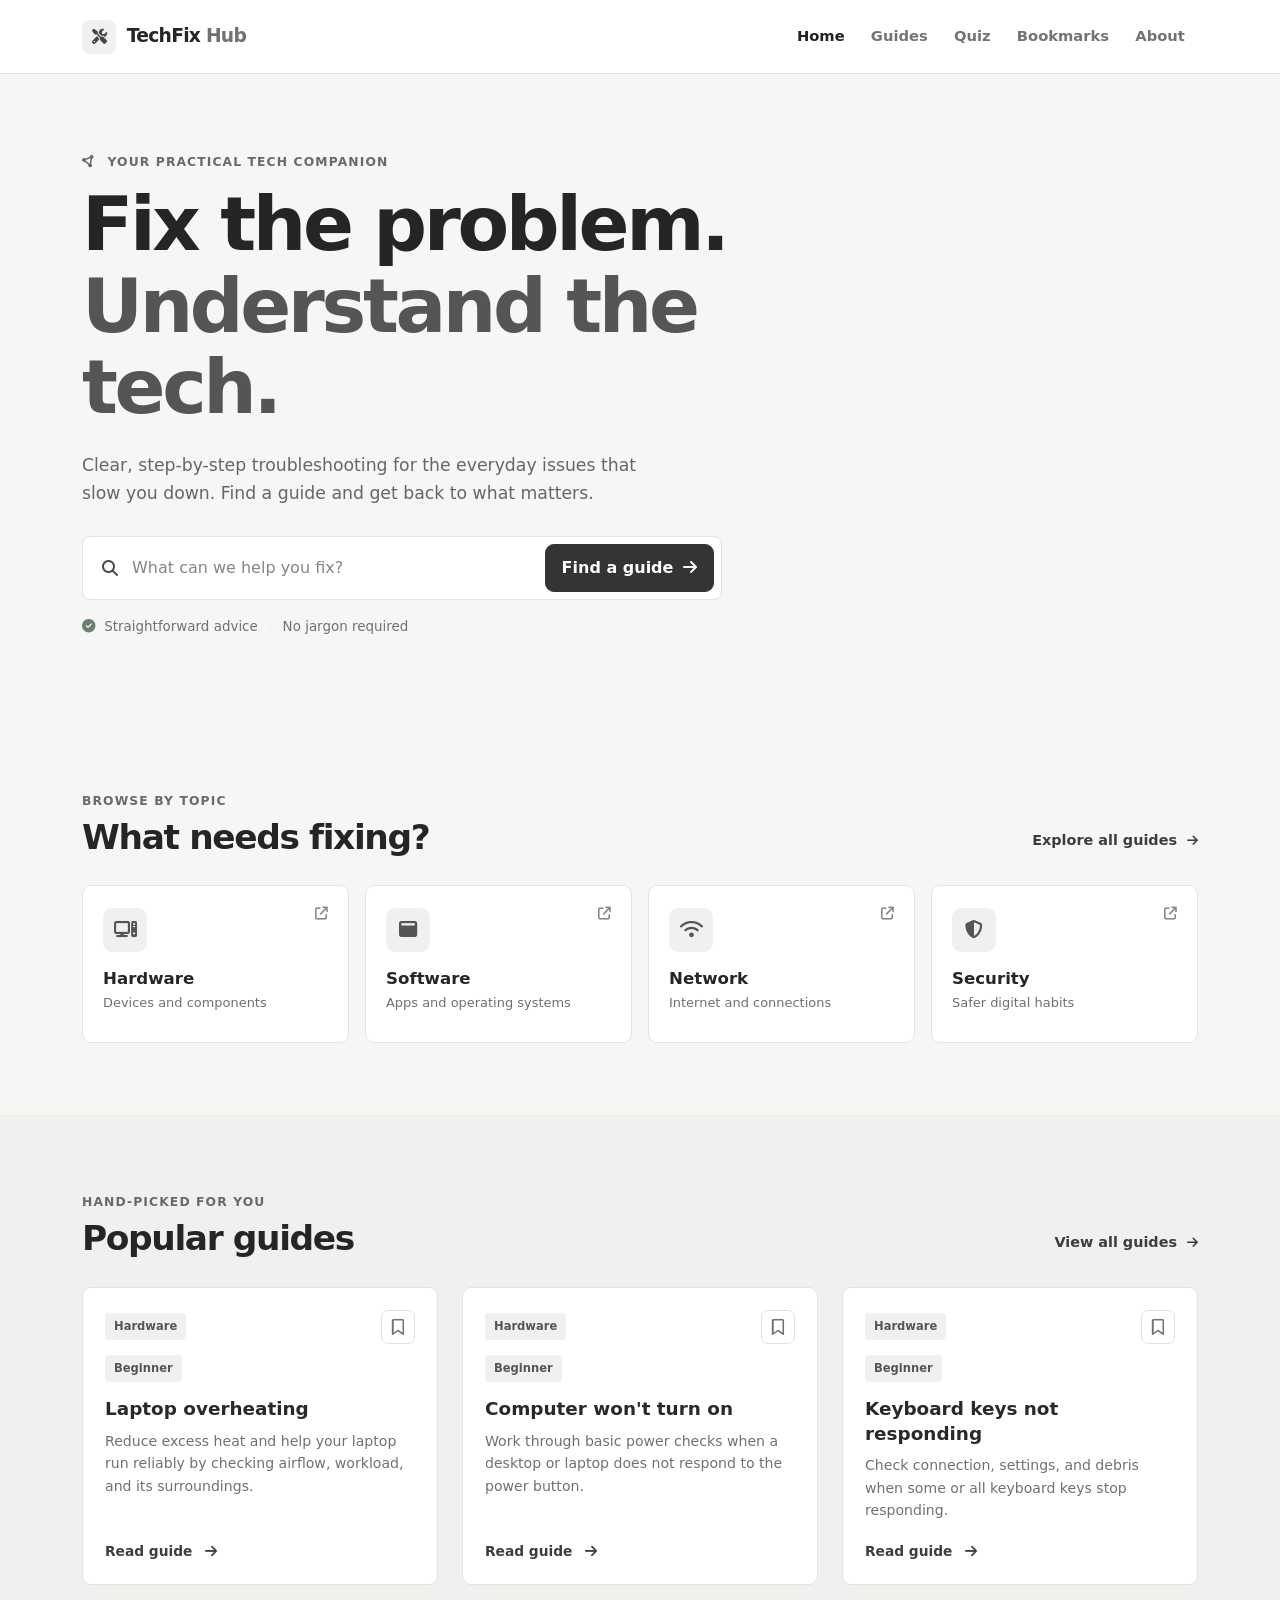
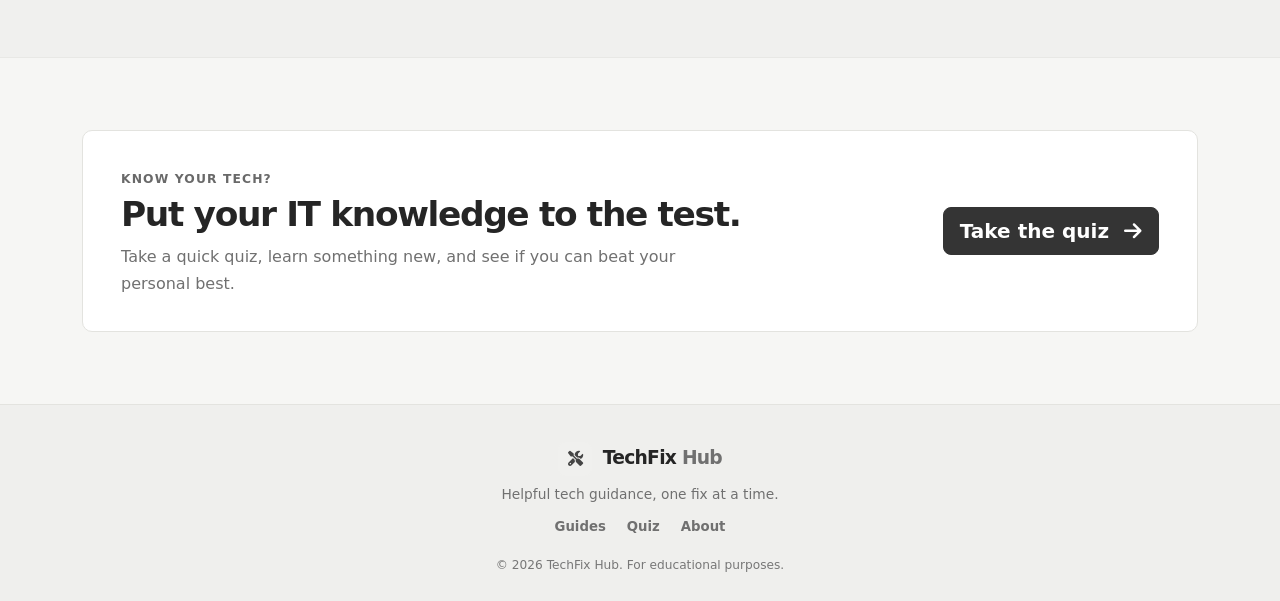
<file: index.html>
<!doctype html>
<html lang="en">
<head>
  <meta charset="utf-8">
  <meta name="viewport" content="width=device-width, initial-scale=1">
  <meta name="description" content="Practical, easy-to-follow IT troubleshooting guides for everyday technology problems.">
  <title>TechFix Hub | Troubleshooting, made clearer</title>
  <link href="https://cdn.jsdelivr.net/npm/bootstrap@5.3.3/dist/css/bootstrap.min.css" rel="stylesheet">
  <link rel="stylesheet" href="https://cdnjs.cloudflare.com/ajax/libs/font-awesome/6.5.2/css/all.min.css">
  <link rel="stylesheet" href="assets/css/style.css">
</head>
<body>
  <nav class="navbar navbar-expand-lg site-nav">
    <div class="container">
      <a class="navbar-brand" href="index.html"><span class="brand-mark"><i class="fa-solid fa-screwdriver-wrench"></i></span> TechFix <span>Hub</span></a>
      <button class="navbar-toggler" type="button" data-bs-toggle="collapse" data-bs-target="#mainNav" aria-controls="mainNav" aria-expanded="false" aria-label="Toggle navigation"><span class="navbar-toggler-icon"></span></button>
      <div class="collapse navbar-collapse" id="mainNav">
        <ul class="navbar-nav ms-auto align-items-lg-center">
          <li class="nav-item"><a class="nav-link" href="index.html">Home</a></li>
          <li class="nav-item"><a class="nav-link" href="guides.html">Guides</a></li>
          <li class="nav-item"><a class="nav-link" href="quiz.html">Quiz</a></li>
          <li class="nav-item"><a class="nav-link" href="bookmarks.html">Bookmarks <span class="bookmark-count" aria-label="Saved guide count">0</span></a></li>
          <li class="nav-item"><a class="nav-link" href="about.html">About</a></li>
        </ul>
      </div>
    </div>
  </nav>

  <main>
    <section class="hero-section">
      <div class="container">
        <div class="row align-items-center g-5">
          <div class="col-lg-9">
            <span class="eyebrow"><i class="fa-solid fa-circle-nodes"></i> Your practical tech companion</span>
            <h1 class="hero-title">Fix the problem.<br><span>Understand the tech.</span></h1>
            <p class="hero-copy">Clear, step-by-step troubleshooting for the everyday issues that slow you down. Find a guide and get back to what matters.</p>
            <form class="hero-search" action="guides.html" method="get" role="search">
              <i class="fa-solid fa-magnifying-glass" aria-hidden="true"></i>
              <label class="visually-hidden" for="home-search">Search troubleshooting guides</label>
              <input id="home-search" type="search" name="search" placeholder="What can we help you fix?" autocomplete="off">
              <button class="btn btn-primary" type="submit">Find a guide <i class="fa-solid fa-arrow-right ms-1"></i></button>
            </form>
            <div class="hero-note"><i class="fa-solid fa-check-circle"></i> Straightforward advice <span>·</span> No jargon required</div>
          </div>
        </div>
      </div>
    </section>

    <section class="section-pad">
      <div class="container">
        <div class="section-heading">
          <div><span class="eyebrow">Browse by topic</span><h2>What needs fixing?</h2></div>
          <a class="text-link" href="guides.html">Explore all guides <i class="fa-solid fa-arrow-right"></i></a>
        </div>
        <div class="row g-3">
          <div class="col-6 col-lg-3"><a class="category-card" href="guides.html?category=Hardware"><span class="category-icon hardware"><i class="fa-solid fa-computer"></i></span><h3>Hardware</h3><p>Devices and components</p><i class="fa-solid fa-arrow-up-right-from-square category-arrow"></i></a></div>
          <div class="col-6 col-lg-3"><a class="category-card" href="guides.html?category=Software"><span class="category-icon software"><i class="fa-solid fa-window-maximize"></i></span><h3>Software</h3><p>Apps and operating systems</p><i class="fa-solid fa-arrow-up-right-from-square category-arrow"></i></a></div>
          <div class="col-6 col-lg-3"><a class="category-card" href="guides.html?category=Network"><span class="category-icon network"><i class="fa-solid fa-wifi"></i></span><h3>Network</h3><p>Internet and connections</p><i class="fa-solid fa-arrow-up-right-from-square category-arrow"></i></a></div>
          <div class="col-6 col-lg-3"><a class="category-card" href="guides.html?category=Security"><span class="category-icon security"><i class="fa-solid fa-shield-halved"></i></span><h3>Security</h3><p>Safer digital habits</p><i class="fa-solid fa-arrow-up-right-from-square category-arrow"></i></a></div>
        </div>
      </div>
    </section>

    <section class="section-pad section-tint">
      <div class="container">
        <div class="section-heading">
          <div><span class="eyebrow">Hand-picked for you</span><h2>Popular guides</h2></div>
          <a class="text-link" href="guides.html">View all guides <i class="fa-solid fa-arrow-right"></i></a>
        </div>
        <div class="row g-4" id="featured-guides" aria-live="polite"></div>
      </div>
    </section>
    <section class="section-pad">
      <div class="container">
        <div class="cta-panel">
          <div><span class="eyebrow">Know your tech?</span><h2>Put your IT knowledge to the test.</h2><p>Take a quick quiz, learn something new, and see if you can beat your personal best.</p></div>
          <a class="btn btn-primary btn-lg" href="quiz.html">Take the quiz <i class="fa-solid fa-arrow-right ms-2"></i></a>
        </div>
      </div>
    </section>
  </main>
  <footer class="site-footer"><div class="container footer-inner"><a class="navbar-brand" href="index.html"><span class="brand-mark"><i class="fa-solid fa-screwdriver-wrench"></i></span> TechFix <span>Hub</span></a><p>Helpful tech guidance, one fix at a time.</p><div class="footer-links"><a href="guides.html">Guides</a><a href="quiz.html">Quiz</a><a href="about.html">About</a></div><small>© <span data-current-year></span> TechFix Hub. For educational purposes.</small></div></footer>
  <script src="https://cdn.jsdelivr.net/npm/bootstrap@5.3.3/dist/js/bootstrap.bundle.min.js"></script>
  <script src="assets/js/guides-data.js"></script><script src="assets/js/main.js"></script>
  <script>
    document.getElementById("featured-guides").innerHTML = GUIDES_DATA.slice(0, 3).map((guide) => createGuideCard(guide)).join("");
    document.addEventListener("click", handleBookmarkClick);
  </script>
</body>
</html>
</file>
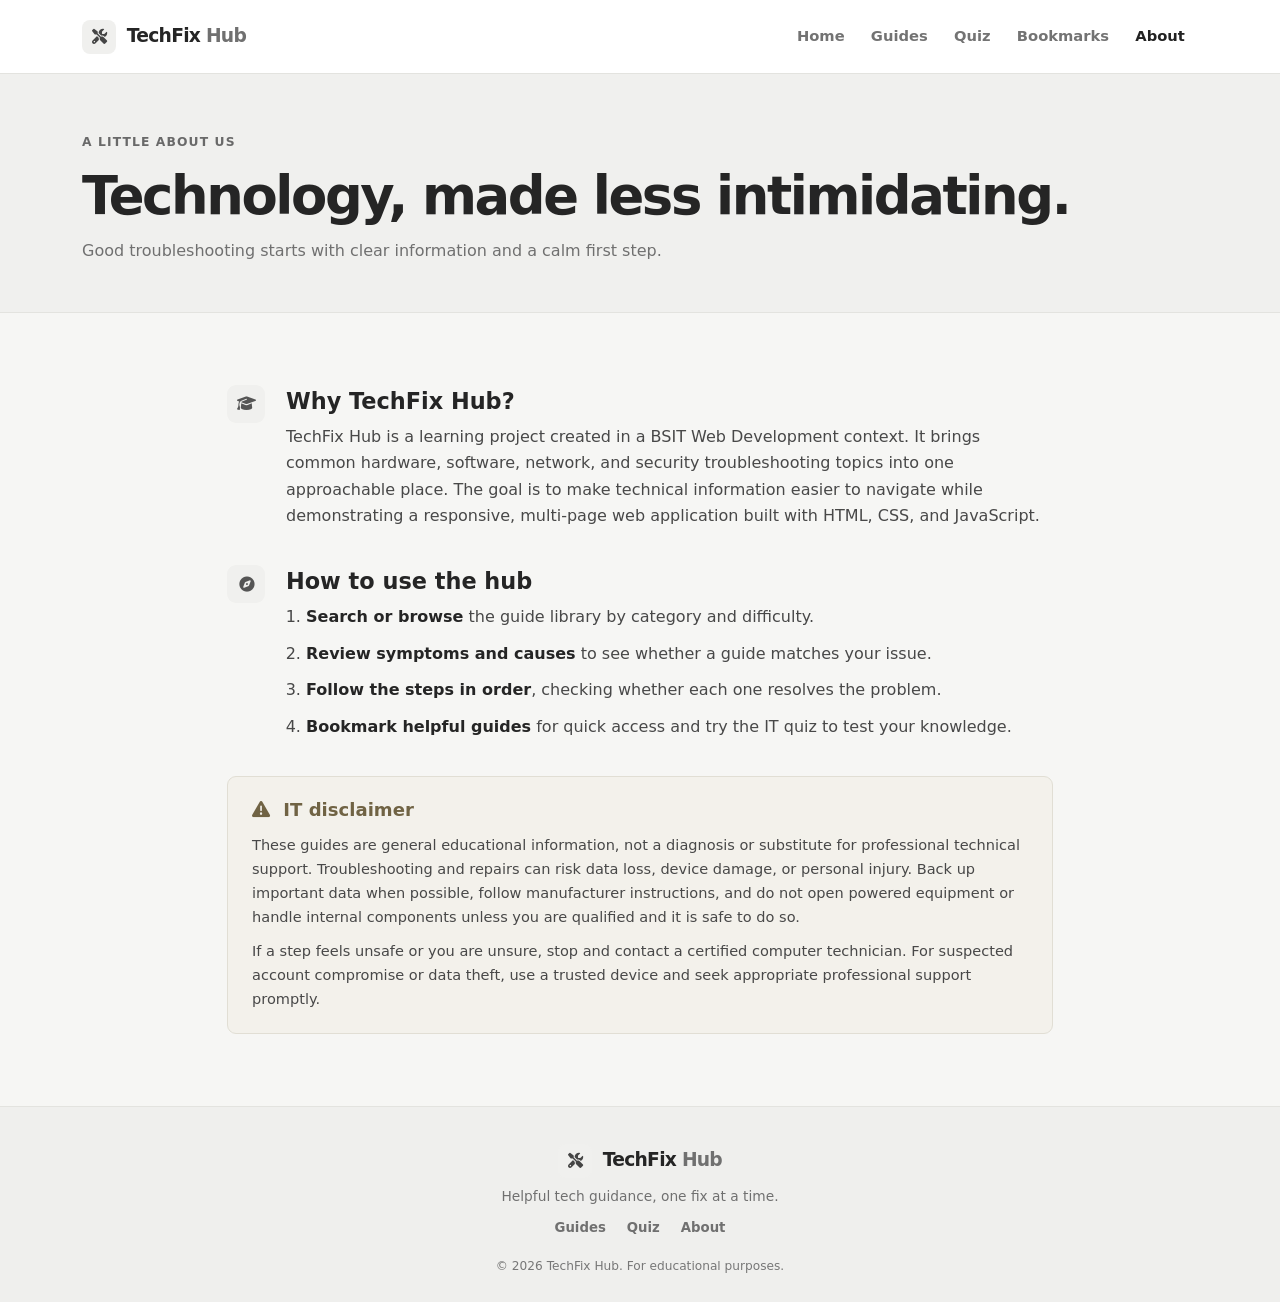
<file: about.html>
<!doctype html>
<html lang="en">
<head>
  <meta charset="utf-8"><meta name="viewport" content="width=device-width, initial-scale=1">
  <meta name="description" content="Learn about TechFix Hub, how to use its troubleshooting guides, and important safety information.">
  <title>About | TechFix Hub</title>
  <link href="https://cdn.jsdelivr.net/npm/bootstrap@5.3.3/dist/css/bootstrap.min.css" rel="stylesheet">
  <link rel="stylesheet" href="https://cdnjs.cloudflare.com/ajax/libs/font-awesome/6.5.2/css/all.min.css"><link rel="stylesheet" href="assets/css/style.css">
</head>
<body>
  <nav class="navbar navbar-expand-lg site-nav"><div class="container"><a class="navbar-brand" href="index.html"><span class="brand-mark"><i class="fa-solid fa-screwdriver-wrench"></i></span> TechFix <span>Hub</span></a><button class="navbar-toggler" type="button" data-bs-toggle="collapse" data-bs-target="#mainNav" aria-controls="mainNav" aria-expanded="false" aria-label="Toggle navigation"><span class="navbar-toggler-icon"></span></button><div class="collapse navbar-collapse" id="mainNav"><ul class="navbar-nav ms-auto align-items-lg-center"><li class="nav-item"><a class="nav-link" href="index.html">Home</a></li><li class="nav-item"><a class="nav-link" href="guides.html">Guides</a></li><li class="nav-item"><a class="nav-link" href="quiz.html">Quiz</a></li><li class="nav-item"><a class="nav-link" href="bookmarks.html">Bookmarks <span class="bookmark-count" aria-label="Saved guide count">0</span></a></li><li class="nav-item"><a class="nav-link" href="about.html">About</a></li></ul></div></div></nav>
  <main><section class="page-hero"><div class="container"><span class="eyebrow">A little about us</span><h1>Technology, made less intimidating.</h1><p>Good troubleshooting starts with clear information and a calm first step.</p></div></section>
    <section class="section-pad"><div class="container narrow-container">
      <article class="about-section"><span class="section-icon"><i class="fa-solid fa-graduation-cap"></i></span><div><h2>Why TechFix Hub?</h2><p>TechFix Hub is a learning project created in a BSIT Web Development context. It brings common hardware, software, network, and security troubleshooting topics into one approachable place. The goal is to make technical information easier to navigate while demonstrating a responsive, multi-page web application built with HTML, CSS, and JavaScript.</p></div></article>
      <article class="about-section"><span class="section-icon"><i class="fa-solid fa-compass"></i></span><div><h2>How to use the hub</h2><ol class="how-to-list"><li><strong>Search or browse</strong> the guide library by category and difficulty.</li><li><strong>Review symptoms and causes</strong> to see whether a guide matches your issue.</li><li><strong>Follow the steps in order</strong>, checking whether each one resolves the problem.</li><li><strong>Bookmark helpful guides</strong> for quick access and try the IT quiz to test your knowledge.</li></ol></div></article>
      <aside class="disclaimer-card"><h2><i class="fa-solid fa-triangle-exclamation"></i> IT disclaimer</h2><p>These guides are general educational information, not a diagnosis or substitute for professional technical support. Troubleshooting and repairs can risk data loss, device damage, or personal injury. Back up important data when possible, follow manufacturer instructions, and do not open powered equipment or handle internal components unless you are qualified and it is safe to do so.</p><p>If a step feels unsafe or you are unsure, stop and contact a certified computer technician. For suspected account compromise or data theft, use a trusted device and seek appropriate professional support promptly.</p></aside>
    </div></section>
  </main>
  <footer class="site-footer"><div class="container footer-inner"><a class="navbar-brand" href="index.html"><span class="brand-mark"><i class="fa-solid fa-screwdriver-wrench"></i></span> TechFix <span>Hub</span></a><p>Helpful tech guidance, one fix at a time.</p><div class="footer-links"><a href="guides.html">Guides</a><a href="quiz.html">Quiz</a><a href="about.html">About</a></div><small>© <span data-current-year></span> TechFix Hub. For educational purposes.</small></div></footer>
  <script src="https://cdn.jsdelivr.net/npm/bootstrap@5.3.3/dist/js/bootstrap.bundle.min.js"></script><script src="assets/js/main.js"></script>
</body>
</html>
</file>
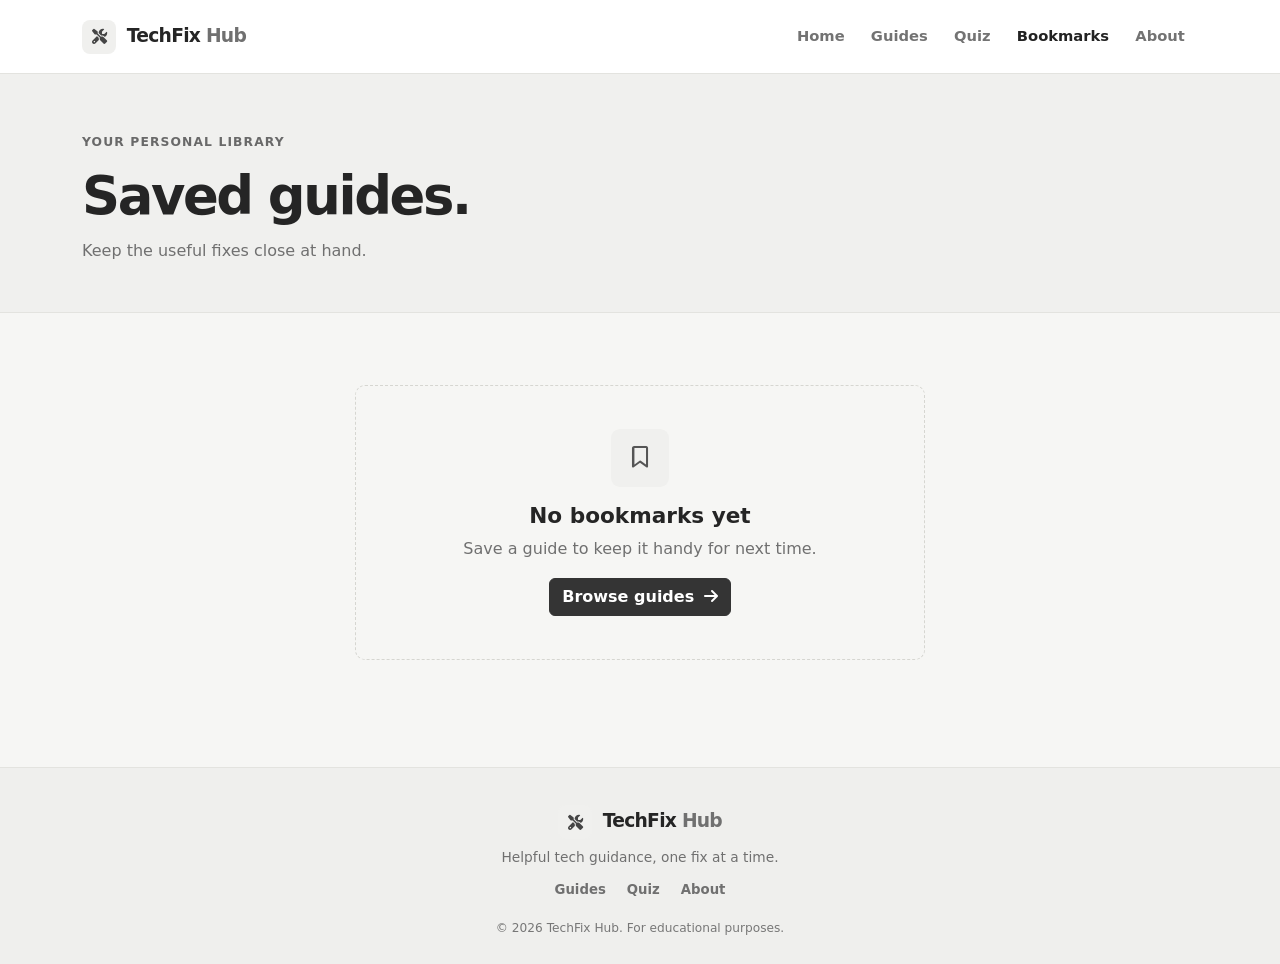
<file: bookmarks.html>
<!doctype html>
<html lang="en">
<head>
  <meta charset="utf-8"><meta name="viewport" content="width=device-width, initial-scale=1">
  <meta name="description" content="Your saved troubleshooting guides in one place.">
  <title>Bookmarks | TechFix Hub</title>
  <link href="https://cdn.jsdelivr.net/npm/bootstrap@5.3.3/dist/css/bootstrap.min.css" rel="stylesheet">
  <link rel="stylesheet" href="https://cdnjs.cloudflare.com/ajax/libs/font-awesome/6.5.2/css/all.min.css"><link rel="stylesheet" href="assets/css/style.css">
</head>
<body>
  <nav class="navbar navbar-expand-lg site-nav"><div class="container"><a class="navbar-brand" href="index.html"><span class="brand-mark"><i class="fa-solid fa-screwdriver-wrench"></i></span> TechFix <span>Hub</span></a><button class="navbar-toggler" type="button" data-bs-toggle="collapse" data-bs-target="#mainNav" aria-controls="mainNav" aria-expanded="false" aria-label="Toggle navigation"><span class="navbar-toggler-icon"></span></button><div class="collapse navbar-collapse" id="mainNav"><ul class="navbar-nav ms-auto align-items-lg-center"><li class="nav-item"><a class="nav-link" href="index.html">Home</a></li><li class="nav-item"><a class="nav-link" href="guides.html">Guides</a></li><li class="nav-item"><a class="nav-link" href="quiz.html">Quiz</a></li><li class="nav-item"><a class="nav-link" href="bookmarks.html">Bookmarks <span class="bookmark-count" aria-label="Saved guide count">0</span></a></li><li class="nav-item"><a class="nav-link" href="about.html">About</a></li></ul></div></div></nav>
  <main><section class="page-hero"><div class="container"><span class="eyebrow">Your personal library</span><h1>Saved guides.</h1><p>Keep the useful fixes close at hand.</p></div></section>
    <section class="section-pad pt-4"><div class="container"><p class="results-heading" id="bookmark-count-label" aria-live="polite"></p><div class="row g-4" id="bookmarks-grid"></div><div class="empty-state d-none" id="bookmarks-empty"><span class="empty-icon"><i class="fa-regular fa-bookmark"></i></span><h2>No bookmarks yet</h2><p>Save a guide to keep it handy for next time.</p><a class="btn btn-primary" href="guides.html">Browse guides <i class="fa-solid fa-arrow-right ms-1"></i></a></div></div></section>
  </main>
  <footer class="site-footer"><div class="container footer-inner"><a class="navbar-brand" href="index.html"><span class="brand-mark"><i class="fa-solid fa-screwdriver-wrench"></i></span> TechFix <span>Hub</span></a><p>Helpful tech guidance, one fix at a time.</p><div class="footer-links"><a href="guides.html">Guides</a><a href="quiz.html">Quiz</a><a href="about.html">About</a></div><small>© <span data-current-year></span> TechFix Hub. For educational purposes.</small></div></footer>
  <script src="https://cdn.jsdelivr.net/npm/bootstrap@5.3.3/dist/js/bootstrap.bundle.min.js"></script><script src="assets/js/guides-data.js"></script><script src="assets/js/main.js"></script><script src="assets/js/bookmarks.js"></script>
</body>
</html>
</file>
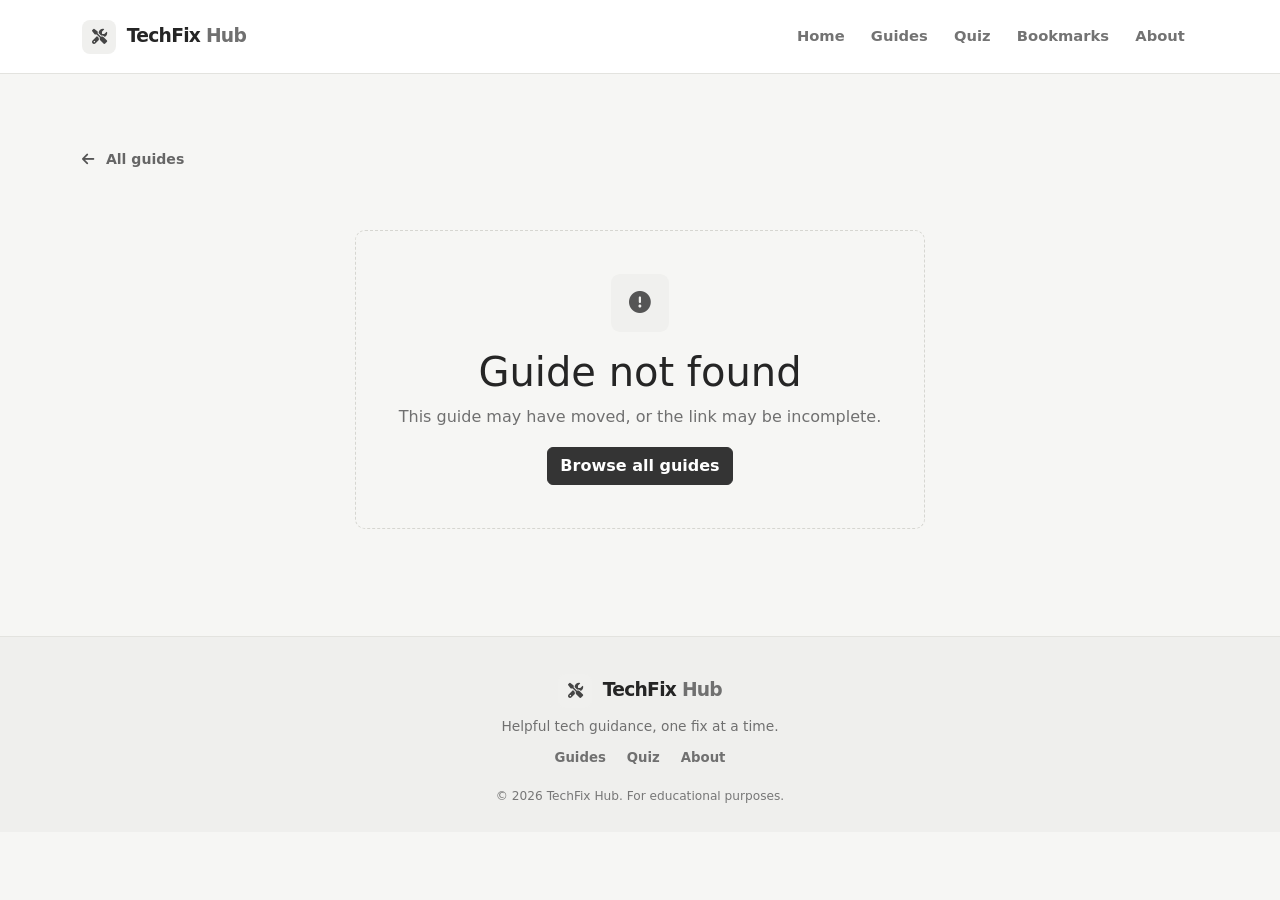
<file: guide-details.html>
<!doctype html>
<html lang="en">
<head>
  <meta charset="utf-8"><meta name="viewport" content="width=device-width, initial-scale=1">
  <meta name="description" content="Step-by-step troubleshooting guidance from TechFix Hub.">
  <title>Guide details | TechFix Hub</title>
  <link href="https://cdn.jsdelivr.net/npm/bootstrap@5.3.3/dist/css/bootstrap.min.css" rel="stylesheet">
  <link rel="stylesheet" href="https://cdnjs.cloudflare.com/ajax/libs/font-awesome/6.5.2/css/all.min.css"><link rel="stylesheet" href="assets/css/style.css">
</head>
<body>
  <nav class="navbar navbar-expand-lg site-nav"><div class="container"><a class="navbar-brand" href="index.html"><span class="brand-mark"><i class="fa-solid fa-screwdriver-wrench"></i></span> TechFix <span>Hub</span></a><button class="navbar-toggler" type="button" data-bs-toggle="collapse" data-bs-target="#mainNav" aria-controls="mainNav" aria-expanded="false" aria-label="Toggle navigation"><span class="navbar-toggler-icon"></span></button><div class="collapse navbar-collapse" id="mainNav"><ul class="navbar-nav ms-auto align-items-lg-center"><li class="nav-item"><a class="nav-link" href="index.html">Home</a></li><li class="nav-item"><a class="nav-link" href="guides.html">Guides</a></li><li class="nav-item"><a class="nav-link" href="quiz.html">Quiz</a></li><li class="nav-item"><a class="nav-link" href="bookmarks.html">Bookmarks <span class="bookmark-count" aria-label="Saved guide count">0</span></a></li><li class="nav-item"><a class="nav-link" href="about.html">About</a></li></ul></div></div></nav>
  <main class="section-pad"><div class="container">
    <a class="back-link" href="guides.html"><i class="fa-solid fa-arrow-left"></i> All guides</a>
    <div id="detail-content"></div>
    <div class="empty-state d-none" id="detail-error"><span class="empty-icon"><i class="fa-solid fa-circle-exclamation"></i></span><h1>Guide not found</h1><p>This guide may have moved, or the link may be incomplete.</p><a class="btn btn-primary" href="guides.html">Browse all guides</a></div>
  </div></main>
  <footer class="site-footer"><div class="container footer-inner"><a class="navbar-brand" href="index.html"><span class="brand-mark"><i class="fa-solid fa-screwdriver-wrench"></i></span> TechFix <span>Hub</span></a><p>Helpful tech guidance, one fix at a time.</p><div class="footer-links"><a href="guides.html">Guides</a><a href="quiz.html">Quiz</a><a href="about.html">About</a></div><small>© <span data-current-year></span> TechFix Hub. For educational purposes.</small></div></footer>
  <script src="https://cdn.jsdelivr.net/npm/bootstrap@5.3.3/dist/js/bootstrap.bundle.min.js"></script><script src="assets/js/guides-data.js"></script><script src="assets/js/main.js"></script>
  <script>
    const guide = GUIDES_DATA.find((item) => String(item.id) === new URLSearchParams(location.search).get("id"));
    const detailRoot = document.getElementById("detail-content");
    if (!guide) {
      document.getElementById("detail-error").classList.remove("d-none");
    } else {
      document.title = `${guide.title} | TechFix Hub`;
      detailRoot.innerHTML = `
        <header class="detail-header"><div><div class="badge-row"><span class="category-badge">${escapeHTML(guide.category)}</span><span class="difficulty-badge ${guide.difficulty.toLowerCase()}">${escapeHTML(guide.difficulty)}</span></div><h1>${escapeHTML(guide.title)}</h1><p>${escapeHTML(guide.summary)}</p></div><button id="detail-bookmark" class="btn btn-outline-light bookmark-action" type="button" aria-pressed="false"><i class="fa-regular fa-bookmark"></i> <span>Bookmark guide</span></button></header>
        <div class="detail-layout"><article class="detail-main">
          <section class="detail-section"><h2><span class="section-icon"><i class="fa-solid fa-stethoscope"></i></span> Symptoms</h2><ul class="check-list">${guide.symptoms.map((item) => `<li>${escapeHTML(item)}</li>`).join("")}</ul></section>
          <section class="detail-section"><h2><span class="section-icon"><i class="fa-solid fa-magnifying-glass-chart"></i></span> Possible causes</h2><ul class="check-list">${guide.causes.map((item) => `<li>${escapeHTML(item)}</li>`).join("")}</ul></section>
          <section class="detail-section"><h2><span class="section-icon"><i class="fa-solid fa-list-ol"></i></span> Step-by-step instructions</h2><ol class="step-list">${guide.steps.map((item) => `<li>${escapeHTML(item)}</li>`).join("")}</ol></section>
        </article><aside class="warning-card"><h2><i class="fa-solid fa-triangle-exclamation"></i> Safety first</h2><ul>${guide.warnings.map((item) => `<li>${escapeHTML(item)}</li>`).join("")}</ul><p class="small-muted">Stop if you are unsure. A certified technician can help with complex repairs.</p></aside></div>`;
      const bookmarkButton = document.getElementById("detail-bookmark");
      const refreshButton = () => {
        const saved = isGuideBookmarked(guide.id);
        bookmarkButton.setAttribute("aria-pressed", String(saved));
        bookmarkButton.innerHTML = `<i class="fa-${saved ? "solid" : "regular"} fa-bookmark"></i> <span>${saved ? "Bookmarked" : "Bookmark guide"}</span>`;
      };
      refreshButton();
      bookmarkButton.addEventListener("click", () => { toggleGuideBookmark(guide.id); refreshButton(); });
    }
  </script>
</body>
</html>
</file>
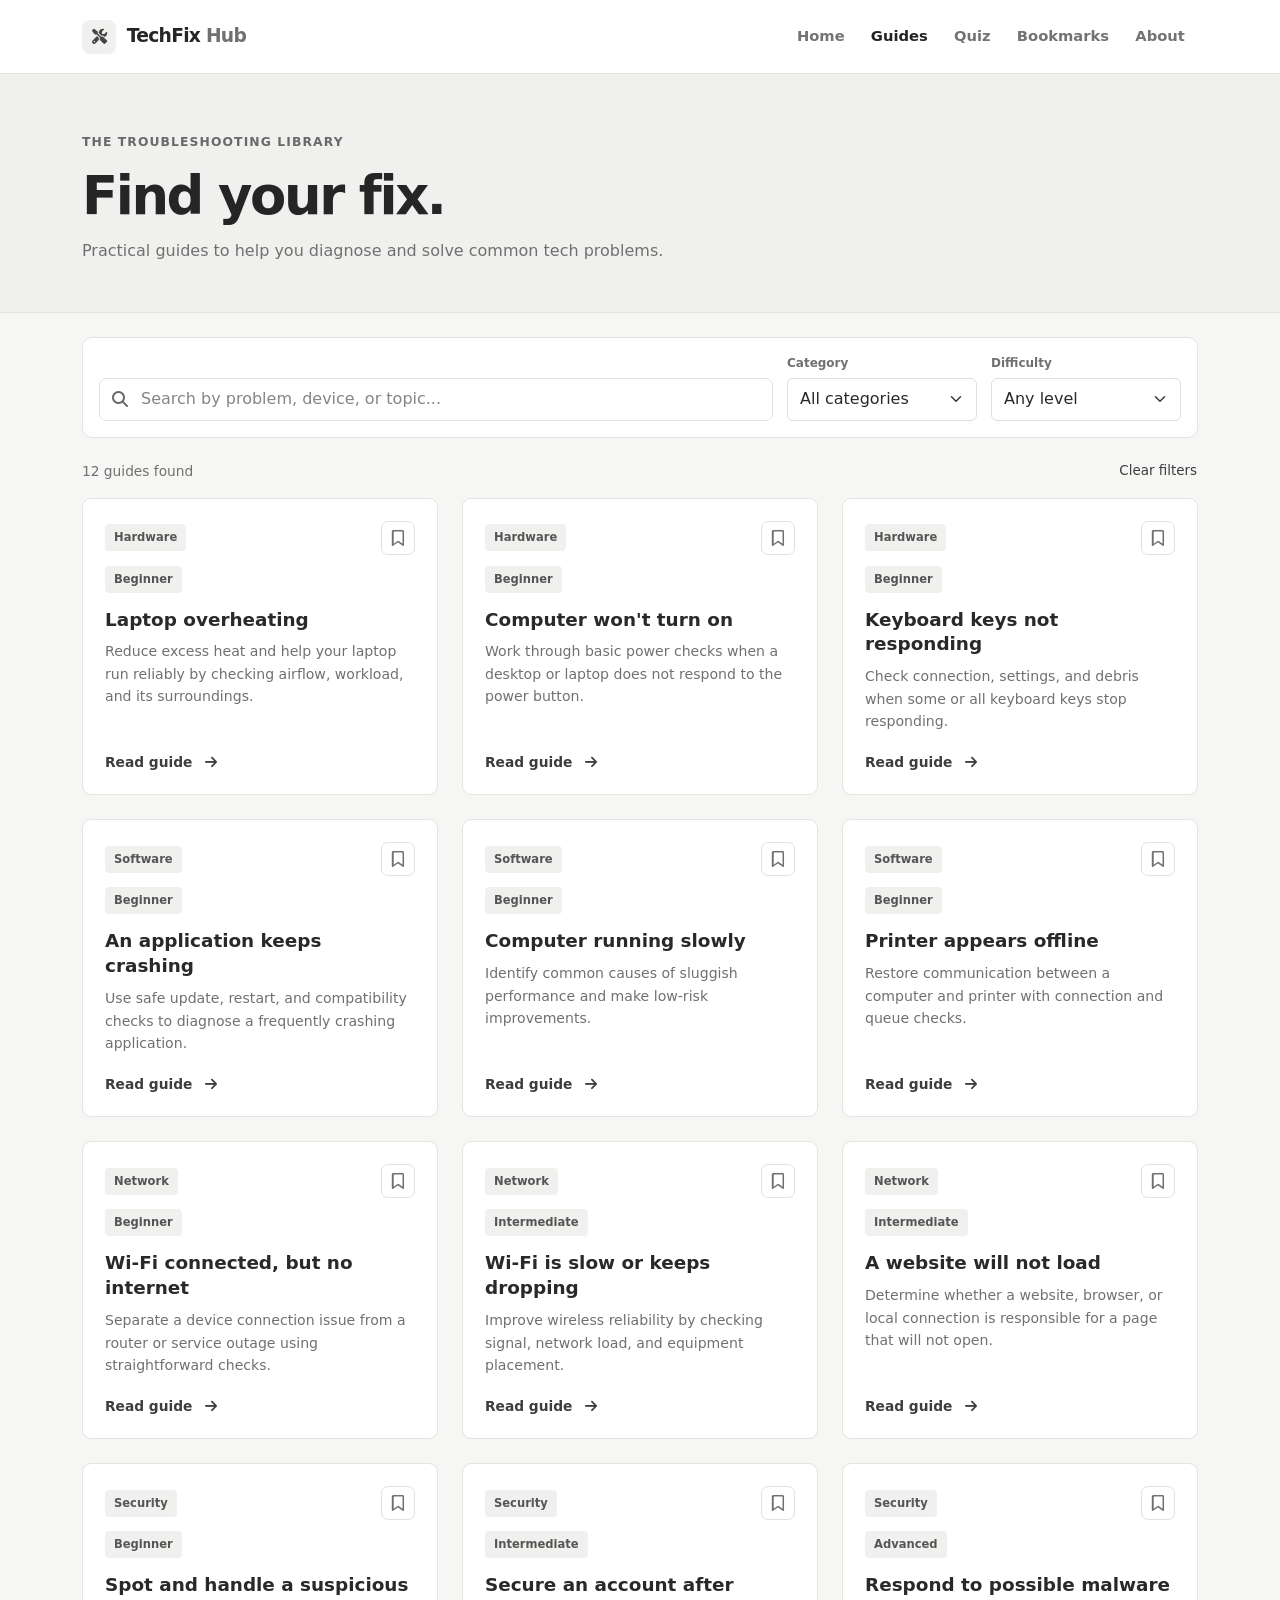
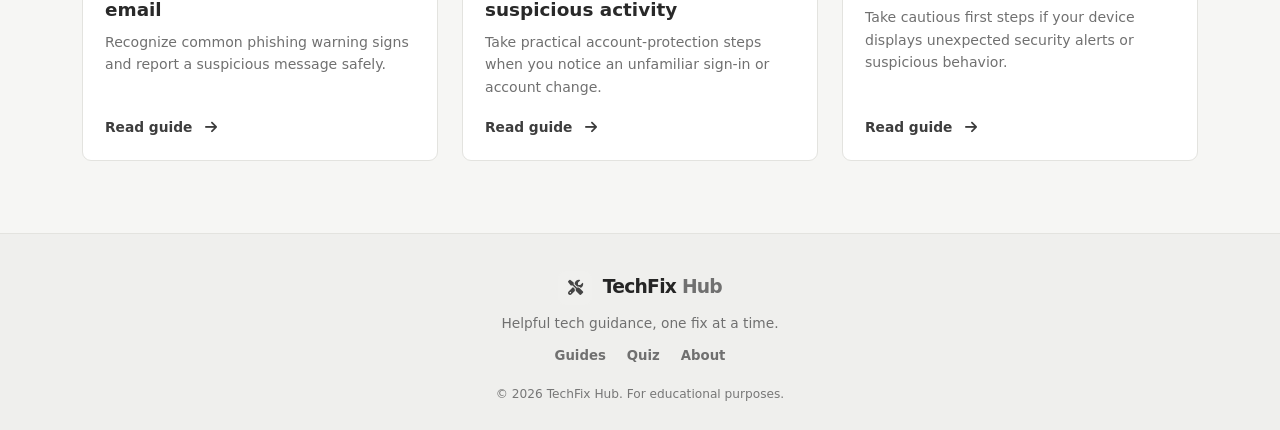
<file: guides.html>
<!doctype html>
<html lang="en">
<head>
  <meta charset="utf-8"><meta name="viewport" content="width=device-width, initial-scale=1">
  <meta name="description" content="Search practical troubleshooting guides for hardware, software, network, and security issues.">
  <title>Guides | TechFix Hub</title>
  <link href="https://cdn.jsdelivr.net/npm/bootstrap@5.3.3/dist/css/bootstrap.min.css" rel="stylesheet">
  <link rel="stylesheet" href="https://cdnjs.cloudflare.com/ajax/libs/font-awesome/6.5.2/css/all.min.css"><link rel="stylesheet" href="assets/css/style.css">
</head>
<body>
  <nav class="navbar navbar-expand-lg site-nav"><div class="container"><a class="navbar-brand" href="index.html"><span class="brand-mark"><i class="fa-solid fa-screwdriver-wrench"></i></span> TechFix <span>Hub</span></a><button class="navbar-toggler" type="button" data-bs-toggle="collapse" data-bs-target="#mainNav" aria-controls="mainNav" aria-expanded="false" aria-label="Toggle navigation"><span class="navbar-toggler-icon"></span></button><div class="collapse navbar-collapse" id="mainNav"><ul class="navbar-nav ms-auto align-items-lg-center"><li class="nav-item"><a class="nav-link" href="index.html">Home</a></li><li class="nav-item"><a class="nav-link" href="guides.html">Guides</a></li><li class="nav-item"><a class="nav-link" href="quiz.html">Quiz</a></li><li class="nav-item"><a class="nav-link" href="bookmarks.html">Bookmarks <span class="bookmark-count" aria-label="Saved guide count">0</span></a></li><li class="nav-item"><a class="nav-link" href="about.html">About</a></li></ul></div></div></nav>
  <main>
    <section class="page-hero"><div class="container"><span class="eyebrow">The troubleshooting library</span><h1>Find your fix.</h1><p>Practical guides to help you diagnose and solve common tech problems.</p></div></section>
    <section class="section-pad pt-4"><div class="container">
      <div class="filter-panel">
        <div class="filter-search"><i class="fa-solid fa-magnifying-glass" aria-hidden="true"></i><label class="visually-hidden" for="guide-search">Search guides</label><input id="guide-search" type="search" placeholder="Search by problem, device, or topic..."></div>
        <div class="filter-select"><label for="category-filter">Category</label><select id="category-filter" class="form-select"><option value="">All categories</option><option>Hardware</option><option>Software</option><option>Network</option><option>Security</option></select></div>
        <div class="filter-select"><label for="difficulty-filter">Difficulty</label><select id="difficulty-filter" class="form-select"><option value="">Any level</option><option>Beginner</option><option>Intermediate</option><option>Advanced</option></select></div>
      </div>
      <div class="results-heading"><p id="result-count" aria-live="polite"></p><button class="btn btn-link p-0" id="clear-filters" type="button">Clear filters</button></div>
      <div class="row g-4" id="guides-grid" aria-live="polite"></div>
      <div class="empty-state d-none" id="guides-empty"><span class="empty-icon"><i class="fa-solid fa-magnifying-glass"></i></span><h2>No guides found</h2><p>No guides found matching your search. Try another keyword or clear the filters.</p><button class="btn btn-outline-light" id="empty-clear" type="button">Clear filters</button></div>
    </div></section>
  </main>
  <footer class="site-footer"><div class="container footer-inner"><a class="navbar-brand" href="index.html"><span class="brand-mark"><i class="fa-solid fa-screwdriver-wrench"></i></span> TechFix <span>Hub</span></a><p>Helpful tech guidance, one fix at a time.</p><div class="footer-links"><a href="guides.html">Guides</a><a href="quiz.html">Quiz</a><a href="about.html">About</a></div><small>© <span data-current-year></span> TechFix Hub. For educational purposes.</small></div></footer>
  <script src="https://cdn.jsdelivr.net/npm/bootstrap@5.3.3/dist/js/bootstrap.bundle.min.js"></script><script src="assets/js/guides-data.js"></script><script src="assets/js/main.js"></script><script src="assets/js/guides.js"></script>
</body>
</html>
</file>
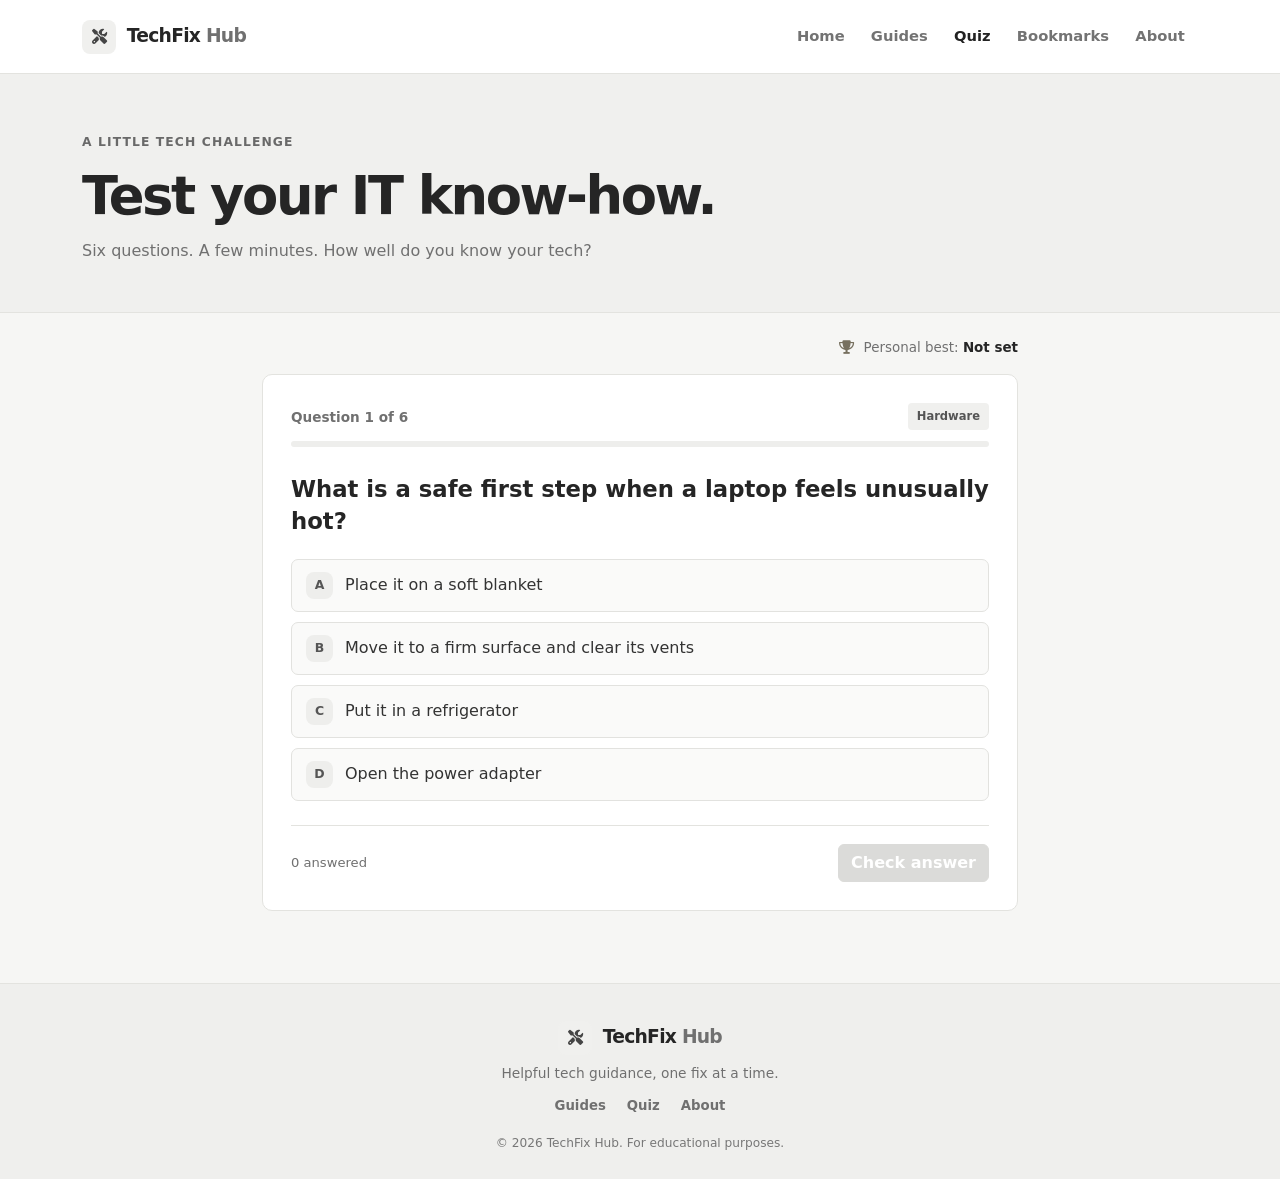
<file: quiz.html>
<!doctype html>
<html lang="en">
<head>
  <meta charset="utf-8"><meta name="viewport" content="width=device-width, initial-scale=1">
  <meta name="description" content="Test your practical IT troubleshooting knowledge with the TechFix Hub quiz.">
  <title>IT Quiz | TechFix Hub</title>
  <link href="https://cdn.jsdelivr.net/npm/bootstrap@5.3.3/dist/css/bootstrap.min.css" rel="stylesheet">
  <link rel="stylesheet" href="https://cdnjs.cloudflare.com/ajax/libs/font-awesome/6.5.2/css/all.min.css"><link rel="stylesheet" href="assets/css/style.css">
</head>
<body>
  <nav class="navbar navbar-expand-lg site-nav"><div class="container"><a class="navbar-brand" href="index.html"><span class="brand-mark"><i class="fa-solid fa-screwdriver-wrench"></i></span> TechFix <span>Hub</span></a><button class="navbar-toggler" type="button" data-bs-toggle="collapse" data-bs-target="#mainNav" aria-controls="mainNav" aria-expanded="false" aria-label="Toggle navigation"><span class="navbar-toggler-icon"></span></button><div class="collapse navbar-collapse" id="mainNav"><ul class="navbar-nav ms-auto align-items-lg-center"><li class="nav-item"><a class="nav-link" href="index.html">Home</a></li><li class="nav-item"><a class="nav-link" href="guides.html">Guides</a></li><li class="nav-item"><a class="nav-link" href="quiz.html">Quiz</a></li><li class="nav-item"><a class="nav-link" href="bookmarks.html">Bookmarks <span class="bookmark-count" aria-label="Saved guide count">0</span></a></li><li class="nav-item"><a class="nav-link" href="about.html">About</a></li></ul></div></div></nav>
  <main><section class="page-hero"><div class="container"><span class="eyebrow">A little tech challenge</span><h1>Test your IT know-how.</h1><p>Six questions. A few minutes. How well do you know your tech?</p></div></section>
    <section class="section-pad pt-4"><div class="container quiz-container">
      <div class="quiz-best"><i class="fa-solid fa-trophy"></i> Personal best: <strong id="personal-best">Not set</strong></div>
      <section class="quiz-card" id="quiz-card" aria-live="polite"><div class="quiz-topline"><span id="question-counter">Question 1 of 6</span><span id="question-category" class="category-badge">Hardware</span></div><div class="progress quiz-progress" role="progressbar" aria-label="Quiz progress" aria-valuemin="0" aria-valuemax="100"><div class="progress-bar" id="quiz-progress"></div></div><h2 id="question-text"></h2><div class="answer-list" id="answer-list"></div><div class="feedback-box d-none" id="answer-feedback" role="status"></div><div class="quiz-footer"><span id="answered-count">0 answered</span><button class="btn btn-primary" id="next-question" type="button" disabled>Check answer</button></div></section>
      <section class="quiz-card quiz-results d-none" id="quiz-results" aria-live="polite"><span class="result-trophy"><i class="fa-solid fa-award"></i></span><span class="eyebrow">Quiz complete</span><h2 id="result-title">Nice work!</h2><p class="result-score"><strong id="score-number">0 / 6</strong><span id="score-percent">0%</span></p><p id="result-message"></p><div class="result-rank" id="result-rank"></div><button class="btn btn-primary btn-lg mt-3" id="retry-quiz" type="button"><i class="fa-solid fa-rotate-right me-2"></i>Retry quiz</button></section>
    </div></section>
  </main>
  <footer class="site-footer"><div class="container footer-inner"><a class="navbar-brand" href="index.html"><span class="brand-mark"><i class="fa-solid fa-screwdriver-wrench"></i></span> TechFix <span>Hub</span></a><p>Helpful tech guidance, one fix at a time.</p><div class="footer-links"><a href="guides.html">Guides</a><a href="quiz.html">Quiz</a><a href="about.html">About</a></div><small>© <span data-current-year></span> TechFix Hub. For educational purposes.</small></div></footer>
  <script src="https://cdn.jsdelivr.net/npm/bootstrap@5.3.3/dist/js/bootstrap.bundle.min.js"></script><script src="assets/js/main.js"></script><script src="assets/js/quiz.js"></script>
</body>
</html>
</file>
<file: assets/css/style.css>
:root {
  --bg: #f6f6f4;
  --surface: #ffffff;
  --surface-raised: #f0f0ee;
  --accent: #454545;
  --accent-hover: #222222;
  --text: #252525;
  --muted: #707070;
  --border: #e3e3df;
  --green: #438061;
  --red: #ad5555;
  --warning: #806b3c;
}

* { box-sizing: border-box; }
html { scroll-behavior: smooth; }
body { margin: 0; background: var(--bg); color: var(--text); font-family: Inter, ui-sans-serif, system-ui, -apple-system, BlinkMacSystemFont, "Segoe UI", sans-serif; line-height: 1.65; }
a { color: var(--accent); text-decoration: none; }
a:hover { color: var(--accent-hover); }
button, input, select { font: inherit; }
.site-nav { min-height: 74px; background: rgba(15, 23, 42, .96); border-bottom: 1px solid rgba(51, 65, 85, .75); }
.navbar-brand { color: var(--text); font-size: 1.17rem; font-weight: 800; letter-spacing: -.04em; }
.navbar-brand:hover { color: var(--text); }
.navbar-brand > span:last-child { color: var(--accent); }
.brand-mark { display: inline-grid; place-items: center; width: 34px; height: 34px; margin-right: 5px; border-radius: 10px; background: rgba(56, 189, 248, .13); color: var(--accent); font-size: .95rem; }
.navbar-toggler { border-color: var(--border); }
.navbar-toggler:focus { box-shadow: 0 0 0 .2rem rgba(56, 189, 248, .22); }
.navbar-toggler-icon { filter: invert(1); }
.site-nav .nav-link { padding: .65rem .82rem !important; color: var(--muted); font-size: .92rem; font-weight: 600; }
.site-nav .nav-link:hover, .site-nav .nav-link.active { color: var(--text); }
.bookmark-count { display: inline-grid; place-items: center; min-width: 19px; height: 19px; padding: 0 5px; margin-left: 3px; border-radius: 99px; background: rgba(56, 189, 248, .16); color: var(--accent); font-size: .7rem; font-weight: 800; }
.hero-section { position: relative; overflow: hidden; padding: 92px 0 100px; background: radial-gradient(ellipse at 84% 55%, rgba(14, 116, 144, .18), transparent 36%), linear-gradient(135deg, #101a30 0%, var(--bg) 58%); }
.eyebrow { display: inline-block; margin-bottom: 12px; color: var(--accent); font-size: .77rem; font-weight: 800; letter-spacing: .13em; text-transform: uppercase; }
.hero-section .eyebrow i { margin-right: 7px; }
.hero-title { margin: 0; font-size: clamp(2.8rem, 6vw, 4.7rem); font-weight: 850; letter-spacing: -.065em; line-height: 1.08; }
.hero-title span { color: var(--accent); }
.hero-copy { max-width: 580px; margin: 23px 0 28px; color: var(--muted); font-size: 1.08rem; }
.hero-search { display: flex; align-items: center; gap: 12px; max-width: 640px; padding: 7px; border: 1px solid var(--border); border-radius: 13px; background: var(--surface); box-shadow: 0 18px 55px rgba(0, 0, 0, .18); }
.hero-search > i { margin-left: 12px; color: var(--muted); }
.hero-search input, .filter-search input { width: 100%; min-width: 0; border: 0; outline: 0; background: transparent; color: var(--text); }
.hero-search input::placeholder, .filter-search input::placeholder { color: #718096; }
.btn-primary { border: 1px solid var(--accent); background: var(--accent); color: #082032; font-weight: 750; }
.btn-primary:hover, .btn-primary:focus { border-color: var(--accent-hover); background: var(--accent-hover); color: #082032; }
.hero-search .btn { flex-shrink: 0; padding: .7rem 1rem; border-radius: 9px; }
.hero-note { margin-top: 16px; color: var(--muted); font-size: .84rem; }
.hero-note i { margin-right: 5px; color: var(--green); }
.hero-note span { padding: 0 6px; color: var(--border); }
.hero-art { position: relative; display: grid; place-items: center; min-height: 340px; }
.art-orbit { position: absolute; width: 300px; height: 300px; border: 1px solid rgba(56, 189, 248, .15); border-radius: 50%; }
.orbit-two { width: 230px; height: 230px; border-color: rgba(56, 189, 248, .23); }
.art-core { z-index: 1; display: grid; place-items: center; width: 126px; height: 126px; border: 1px solid rgba(56, 189, 248, .45); border-radius: 34px; background: linear-gradient(145deg, #1e3a50, #18283b); box-shadow: 0 0 75px rgba(56, 189, 248, .18); color: var(--accent); font-size: 3.2rem; transform: rotate(-8deg); }
.art-chip { position: absolute; z-index: 2; display: grid; place-items: center; width: 50px; height: 50px; border: 1px solid var(--border); border-radius: 16px; background: var(--surface); color: var(--accent); font-size: 1.15rem; box-shadow: 0 10px 35px rgba(0, 0, 0, .25); }
.chip-one { top: 24px; right: 83px; }.chip-two { top: 113px; left: 20px; }.chip-three { right: 27px; bottom: 68px; }.chip-four { bottom: 10px; left: 90px; }
.section-pad { padding: 72px 0; }
.section-tint { background: #111c30; border-top: 1px solid rgba(51, 65, 85, .45); border-bottom: 1px solid rgba(51, 65, 85, .45); }
.section-heading { display: flex; align-items: end; justify-content: space-between; gap: 20px; margin-bottom: 27px; }
.section-heading h2, .cta-panel h2 { margin: 0; font-size: clamp(1.65rem, 3vw, 2.15rem); font-weight: 800; letter-spacing: -.04em; }
.section-heading .eyebrow { margin-bottom: 6px; }
.text-link { flex-shrink: 0; padding-bottom: 5px; font-size: .9rem; font-weight: 700; }
.text-link i { margin-left: 5px; font-size: .78rem; }
.category-card { position: relative; display: block; height: 100%; min-height: 173px; padding: 22px 20px; overflow: hidden; border: 1px solid var(--border); border-radius: 14px; background: var(--surface); color: var(--text); transition: transform .2s, border-color .2s; }
.category-card:hover { transform: translateY(-3px); border-color: rgba(56, 189, 248, .6); color: var(--text); }
.category-icon { display: grid; place-items: center; width: 44px; height: 44px; margin-bottom: 17px; border-radius: 13px; font-size: 1.15rem; }
.category-icon.hardware { background: rgba(56, 189, 248, .13); color: var(--accent); }.category-icon.software { background: rgba(167, 139, 250, .15); color: #c4b5fd; }.category-icon.network { background: rgba(52, 211, 153, .13); color: var(--green); }.category-icon.security { background: rgba(251, 191, 36, .13); color: var(--warning); }
.category-card h3 { margin: 0 0 3px; font-size: 1.04rem; font-weight: 750; }
.category-card p { margin: 0; color: var(--muted); font-size: .81rem; }
.category-arrow { position: absolute; top: 22px; right: 20px; color: #64748b; font-size: .8rem; }
.guide-card { display: flex; flex-direction: column; height: 100%; min-height: 277px; padding: 22px; border: 1px solid var(--border); border-radius: 14px; background: var(--surface); transition: border-color .2s, transform .2s; }
.guide-card:hover { transform: translateY(-2px); border-color: rgba(56, 189, 248, .45); }
.guide-card-top, .badge-row { display: flex; align-items: center; justify-content: space-between; gap: 8px; }
.badge-row { justify-content: flex-start; margin-top: 11px; }
.category-badge, .difficulty-badge { display: inline-flex; align-items: center; padding: 4px 9px; border-radius: 99px; background: rgba(56, 189, 248, .12); color: var(--accent); font-size: .72rem; font-weight: 750; }
.difficulty-badge { background: #27354a; color: #cbd5e1; }.difficulty-badge.beginner { color: var(--green); }.difficulty-badge.intermediate { color: var(--warning); }.difficulty-badge.advanced { color: #fda4af; }
.guide-card h2 { margin: 15px 0 8px; font-size: 1.15rem; font-weight: 750; line-height: 1.35; }
.guide-card h2 a { color: var(--text); }.guide-card h2 a:hover { color: var(--accent); }
.guide-card p { margin: 0 0 19px; color: var(--muted); font-size: .88rem; line-height: 1.6; }
.btn-card { width: fit-content; margin-top: auto; padding: 0; border: 0; color: var(--accent); font-size: .86rem; font-weight: 750; }
.btn-card:hover { color: var(--accent-hover); }
.bookmark-toggle { display: grid; place-items: center; width: 34px; height: 34px; border: 1px solid var(--border); border-radius: 9px; background: transparent; color: var(--muted); }
.bookmark-toggle:hover, .bookmark-toggle.is-saved { border-color: rgba(56, 189, 248, .45); color: var(--accent); }
.card-remove { display: inline-flex; align-items: center; gap: 6px; padding: 5px 0; color: var(--muted); font-size: .78rem; text-decoration: none; }
.card-remove:hover { color: var(--red); }
.cta-panel { display: flex; align-items: center; justify-content: space-between; gap: 28px; padding: 34px 38px; border: 1px solid var(--border); border-radius: 18px; background: linear-gradient(110deg, #1e293b, #1c3042); }
.cta-panel p { max-width: 610px; margin: 9px 0 0; color: var(--muted); }
.cta-panel .eyebrow { margin-bottom: 5px; }
.site-footer { padding: 37px 0 26px; border-top: 1px solid var(--border); background: #0c1425; }
.footer-inner { display: flex; flex-direction: column; align-items: center; text-align: center; }
.footer-inner > p { margin: 7px 0 10px; color: var(--muted); font-size: .86rem; }
.footer-links { display: flex; gap: 21px; margin: 0 0 17px; font-size: .83rem; font-weight: 650; }
.footer-links a { color: var(--muted); }.footer-links a:hover { color: var(--accent); }
.footer-inner small { color: #64748b; font-size: .76rem; }
.page-hero { padding: 54px 0 48px; border-bottom: 1px solid rgba(51, 65, 85, .65); background: radial-gradient(ellipse at 82% 10%, rgba(14, 116, 144, .15), transparent 40%), #101a2e; }
.page-hero h1 { margin: 0; font-size: clamp(2.15rem, 5vw, 3.3rem); font-weight: 850; letter-spacing: -.06em; }
.page-hero p { margin: 10px 0 0; color: var(--muted); }
.filter-panel { display: flex; align-items: end; gap: 14px; padding: 16px; border: 1px solid var(--border); border-radius: 14px; background: var(--surface); }
.filter-search { display: flex; flex: 1; align-items: center; gap: 11px; min-height: 43px; padding: 0 12px; border: 1px solid var(--border); border-radius: 9px; color: var(--muted); }
.filter-select { width: 190px; }
.filter-select label { display: block; margin-bottom: 4px; color: var(--muted); font-size: .75rem; font-weight: 700; }
.form-select { min-height: 43px; border-color: var(--border); background-color: #172337; color: var(--text); }
.form-select:focus { border-color: var(--accent); box-shadow: 0 0 0 .2rem rgba(56, 189, 248, .14); }
.results-heading { display: flex; align-items: center; justify-content: space-between; margin: 22px 0 15px; color: var(--muted); font-size: .86rem; }
.results-heading p { margin: 0; }.btn-link { color: var(--accent); font-size: .84rem; text-decoration: none; }
.empty-state { max-width: 570px; margin: 35px auto; padding: 43px 25px; border: 1px dashed var(--border); border-radius: 16px; text-align: center; }
.empty-icon { display: grid; place-items: center; width: 58px; height: 58px; margin: 0 auto 16px; border-radius: 18px; background: rgba(56, 189, 248, .1); color: var(--accent); font-size: 1.35rem; }
.empty-state h2 { margin-bottom: 7px; font-size: 1.35rem; font-weight: 750; }.empty-state p { color: var(--muted); }
.back-link { display: inline-block; margin: -10px 0 24px; color: var(--muted); font-size: .88rem; font-weight: 650; }.back-link i { margin-right: 7px; color: var(--accent); }
.detail-header { display: flex; align-items: center; justify-content: space-between; gap: 25px; padding: 25px 0 29px; border-bottom: 1px solid var(--border); }
.detail-header .badge-row { justify-content: flex-start; margin: 0 0 14px; }
.detail-header h1 { max-width: 800px; margin: 0; font-size: clamp(2rem, 4vw, 3.2rem); font-weight: 850; letter-spacing: -.055em; line-height: 1.14; }
.detail-header p { max-width: 740px; margin: 12px 0 0; color: var(--muted); }
.bookmark-action { flex-shrink: 0; border-color: var(--border); color: var(--text); font-weight: 650; }.bookmark-action:hover { border-color: var(--accent); color: var(--accent); }
.detail-layout { display: grid; grid-template-columns: minmax(0, 1fr) 300px; gap: 46px; padding-top: 30px; }
.detail-section { margin-bottom: 34px; }
.detail-section h2, .warning-card h2 { display: flex; align-items: center; gap: 11px; margin: 0 0 18px; font-size: 1.25rem; font-weight: 770; }
.section-icon { display: inline-grid; flex-shrink: 0; place-items: center; width: 38px; height: 38px; border-radius: 12px; background: rgba(56, 189, 248, .12); color: var(--accent); font-size: .95rem; }
.check-list, .warning-card ul { display: grid; gap: 10px; margin: 0; padding: 0; list-style: none; color: #cbd5e1; }
.check-list li { position: relative; padding-left: 27px; }.check-list li::before { position: absolute; left: 0; color: var(--green); font-family: "Font Awesome 6 Free"; font-weight: 900; content: "\f00c"; }
.step-list { display: grid; gap: 12px; margin: 0; padding: 0; list-style: none; counter-reset: guide-step; }
.step-list li { position: relative; min-height: 48px; padding: 10px 14px 10px 57px; border: 1px solid rgba(51, 65, 85, .78); border-radius: 11px; background: rgba(30, 41, 59, .56); color: #dbe4ef; counter-increment: guide-step; }
.step-list li::before { position: absolute; top: 9px; left: 13px; display: grid; place-items: center; width: 28px; height: 28px; border-radius: 9px; background: rgba(56, 189, 248, .13); color: var(--accent); content: counter(guide-step); font-size: .82rem; font-weight: 800; }
.warning-card { align-self: start; padding: 21px; border: 1px solid rgba(251, 191, 36, .3); border-radius: 14px; background: rgba(120, 83, 12, .12); }
.warning-card h2 { color: var(--warning); font-size: 1.08rem; }.warning-card ul { gap: 13px; font-size: .88rem; }.warning-card li { position: relative; padding-left: 17px; }.warning-card li::before { position: absolute; left: 0; color: var(--warning); content: "•"; }
.small-muted { margin: 18px 0 0; padding-top: 14px; border-top: 1px solid rgba(251, 191, 36, .16); color: var(--muted); font-size: .78rem; }
.quiz-container { max-width: 780px; }
.quiz-best { margin: 0 0 15px; color: var(--muted); text-align: right; font-size: .84rem; }.quiz-best i { margin-right: 5px; color: var(--warning); }.quiz-best strong { color: var(--text); }
.quiz-card { padding: 28px; border: 1px solid var(--border); border-radius: 17px; background: var(--surface); box-shadow: 0 20px 60px rgba(0, 0, 0, .15); }
.quiz-topline { display: flex; align-items: center; justify-content: space-between; margin-bottom: 11px; color: var(--muted); font-size: .85rem; font-weight: 650; }
.quiz-progress { height: 6px; margin-bottom: 27px; background: #0f172a; }.quiz-progress .progress-bar { background: var(--accent); transition: width .25s ease; }
.quiz-card > h2 { margin-bottom: 21px; font-size: 1.42rem; font-weight: 750; line-height: 1.4; }
.answer-list { display: grid; gap: 10px; }
.answer-option { display: flex; align-items: center; gap: 12px; width: 100%; padding: 12px 14px; border: 1px solid var(--border); border-radius: 10px; background: #172337; color: #dbe4ef; text-align: left; transition: border-color .15s, background .15s; }
.answer-option:not(:disabled):hover { border-color: rgba(56, 189, 248, .7); background: #1b2c42; }
.answer-option:disabled { opacity: 1; }.answer-letter { display: grid; flex-shrink: 0; place-items: center; width: 27px; height: 27px; border-radius: 8px; background: #29384d; color: var(--muted); font-size: .78rem; font-weight: 800; }
.answer-option.answer-correct { border-color: rgba(52, 211, 153, .65); background: rgba(52, 211, 153, .1); }.answer-option.answer-correct .answer-letter { background: rgba(52, 211, 153, .2); color: var(--green); }
.answer-option.answer-incorrect { border-color: rgba(251, 113, 133, .65); background: rgba(251, 113, 133, .1); }.answer-option.answer-incorrect .answer-letter { background: rgba(251, 113, 133, .2); color: var(--red); }
.feedback-box { margin-top: 16px; padding: 12px 14px; border-radius: 10px; font-size: .88rem; }.feedback-correct { background: rgba(52, 211, 153, .1); color: #a7f3d0; }.feedback-incorrect { background: rgba(251, 113, 133, .1); color: #fecdd3; }
.quiz-footer { display: flex; align-items: center; justify-content: space-between; gap: 15px; margin-top: 24px; padding-top: 18px; border-top: 1px solid var(--border); color: var(--muted); font-size: .82rem; }
.quiz-footer .btn:disabled { border-color: #475569; background: #475569; color: #cbd5e1; }
.quiz-results { padding: 42px 25px; text-align: center; }.result-trophy { display: grid; place-items: center; width: 68px; height: 68px; margin: 0 auto 19px; border-radius: 22px; background: rgba(251, 191, 36, .12); color: var(--warning); font-size: 1.8rem; }.quiz-results .eyebrow { margin-bottom: 5px; }.quiz-results h2 { font-size: 2rem; }.result-score { display: flex; justify-content: center; align-items: baseline; gap: 12px; margin: 13px 0; }.result-score strong { font-size: 2.6rem; letter-spacing: -.05em; }.result-score span { color: var(--accent); font-weight: 750; }.quiz-results > p:not(.result-score) { color: var(--muted); }.result-rank { display: inline-block; padding: 7px 13px; border: 1px solid rgba(251, 191, 36, .3); border-radius: 99px; background: rgba(251, 191, 36, .08); color: var(--warning); font-size: .85rem; font-weight: 750; }
.narrow-container { max-width: 850px; }.about-section { display: grid; grid-template-columns: 42px minmax(0, 1fr); gap: 17px; margin-bottom: 36px; }.about-section h2 { margin: 3px 0 9px; font-size: 1.4rem; font-weight: 780; }.about-section p, .how-to-list { color: #cbd5e1; }.about-section p { margin: 0; }.how-to-list { display: grid; gap: 10px; padding-left: 20px; margin: 0; }.how-to-list strong { color: var(--text); }
.disclaimer-card { padding: 22px 24px; border: 1px solid rgba(251, 191, 36, .3); border-radius: 14px; background: rgba(120, 83, 12, .12); }.disclaimer-card h2 { margin-bottom: 12px; color: var(--warning); font-size: 1.13rem; font-weight: 780; }.disclaimer-card h2 i { margin-right: 7px; }.disclaimer-card p { margin: 0 0 10px; color: #d1d5db; font-size: .91rem; }.disclaimer-card p:last-child { margin-bottom: 0; }
.d-none { display: none !important; }

@media (max-width: 991.98px) {
  .site-nav .navbar-collapse { padding: 8px 0 14px; }
  .site-nav .nav-link { padding: .55rem 0 !important; }
  .hero-section { padding: 74px 0 78px; }
  .detail-layout { grid-template-columns: minmax(0, 1fr) 270px; gap: 25px; }
}
@media (max-width: 767.98px) {
  .section-pad { padding: 54px 0; }
  .section-heading { align-items: start; }
  .section-heading .text-link { margin-top: 21px; font-size: .78rem; }
  .filter-panel { align-items: stretch; flex-direction: column; }
  .filter-select { width: 100%; }
  .detail-header { align-items: flex-start; flex-direction: column; }
  .detail-layout { grid-template-columns: 1fr; }
  .warning-card { order: -1; }
  .cta-panel { align-items: flex-start; flex-direction: column; padding: 27px; }
}
@media (max-width: 575.98px) {
  .hero-section { padding: 61px 0 67px; }
  .hero-title { font-size: 2.75rem; }
  .hero-copy { font-size: .98rem; }
  .hero-search { flex-wrap: wrap; gap: 8px; }
  .hero-search input { flex: 1; min-height: 42px; }
  .hero-search .btn { width: 100%; }
  .section-heading { flex-direction: column; gap: 5px; }
  .section-heading .text-link { margin-top: 0; }
  .category-card { min-height: 160px; padding: 17px 14px; }
  .category-card p { font-size: .73rem; }
  .quiz-card { padding: 21px 16px; }
  .quiz-card > h2 { font-size: 1.22rem; }
  .about-section { grid-template-columns: 36px minmax(0, 1fr); gap: 11px; }
  .about-section .section-icon { width: 34px; height: 34px; }
}

/* Minimal neutral surfaces and restrained accents. */
body { background: var(--bg); color: var(--text); }
a { color: #454545; }
a:hover { color: #111111; }
.site-nav { background: rgba(255, 255, 255, .96); border-bottom-color: var(--border); }
.navbar-brand, .navbar-brand:hover { color: var(--text); }
.navbar-brand > span:last-child { color: var(--muted); }
.brand-mark { border-radius: 8px; background: #f0f0ee; color: #454545; }
.site-nav .nav-link { color: #737373; }
.site-nav .nav-link:hover, .site-nav .nav-link.active { color: #222222; }
.bookmark-count { background: #eeeeec; color: #454545; }
.hero-section { padding-top: 74px; padding-bottom: 76px; background: #f6f6f4; }
.hero-art { display: none; }
.eyebrow { color: #696969; letter-spacing: .09em; }
.hero-title { font-weight: 760; }
.hero-title span { color: #555555; }
.hero-copy { color: #666666; }
.hero-search { border-color: #e2e2df; border-radius: 8px; background: #ffffff; box-shadow: none; }
.hero-search > i, .hero-search input, .filter-search input { color: #494949; }
.hero-search input::placeholder, .filter-search input::placeholder { color: #858585; }
.btn-primary { border-color: #343434; background: #343434; color: #ffffff; }
.btn-primary:hover, .btn-primary:focus { border-color: #111111; background: #111111; color: #ffffff; }
.hero-note { color: #707070; }
.hero-note i { color: #6a806f; }
.section-tint { background: #f0f0ee; border-color: #e8e8e5; }
.section-heading h2, .cta-panel h2 { font-weight: 740; }
.category-card, .guide-card { border-color: var(--border); border-radius: 9px; background: #ffffff; box-shadow: none; }
.category-card { min-height: 158px; }
.category-card:hover, .guide-card:hover { transform: none; border-color: #bdbdb8; }
.category-icon, .section-icon, .empty-icon { border-radius: 9px; background: #f0f0ee !important; color: #555555 !important; }
.category-icon.hardware, .category-icon.software, .category-icon.network, .category-icon.security { background: #f0f0ee; color: #555555; }
.category-arrow { color: #888888; }
.category-badge, .difficulty-badge { border-radius: 4px; background: #f0f0ee; color: #555555; }
.difficulty-badge { color: #666666; }
.difficulty-badge.beginner, .difficulty-badge.intermediate, .difficulty-badge.advanced { color: #555555; }
.guide-card h2 a { color: #292929; }
.guide-card h2 a:hover, .btn-card, .btn-card:hover, .text-link, .btn-link { color: #3d3d3d; }
.bookmark-toggle { border-color: #e1e1dd; border-radius: 7px; color: #707070; }
.bookmark-toggle:hover, .bookmark-toggle.is-saved { border-color: #999999; color: #333333; }
.card-remove { color: #6d6d6d; }
.card-remove:hover { color: #444444; }
.cta-panel { border-color: var(--border); border-radius: 10px; background: #ffffff; }
.cta-panel p, .footer-inner > p, .footer-links a { color: #707070; }
.site-footer { border-top-color: var(--border); background: #efefed; }
.footer-links a:hover { color: #222222; }
.footer-inner small { color: #777777; }
.page-hero { border-bottom-color: var(--border); background: #f0f0ee; }
.page-hero h1, .hero-title, .detail-header h1 { letter-spacing: -.045em; }
.filter-panel, .quiz-card { border-color: var(--border); border-radius: 10px; background: #ffffff; box-shadow: none; }
.filter-search { border-color: #e2e2df; border-radius: 7px; color: #696969; }
.form-select { border-color: #dededb; background-color: #ffffff; color: #292929; }
.form-select:focus { border-color: #8a8a85; box-shadow: 0 0 0 .15rem rgba(60, 60, 60, .1); }
.empty-state { border-color: #d6d6d1; border-radius: 10px; }
.back-link { color: #666666; }
.back-link i { color: #555555; }
.bookmark-action { border-color: #d6d6d1; color: #333333; }
.bookmark-action:hover { border-color: #777777; color: #222222; }
.step-list li { border-color: #e6e6e2; border-radius: 7px; background: #ffffff; color: #3c3c3c; }
.step-list li::before { border-radius: 6px; background: #eeeeec; color: #4a4a4a; }
.check-list, .warning-card ul { color: #454545; }
.check-list li::before { color: #68786b; }
.warning-card, .disclaimer-card { border-color: #e1ded4; border-radius: 9px; background: #f3f1eb; }
.warning-card h2, .warning-card li::before, .disclaimer-card h2 { color: #706344; }
.small-muted { border-top-color: #e2dfd5; }
.quiz-best { color: #707070; }
.quiz-best i, .result-trophy { color: #77705f; }
.quiz-topline { color: #707070; }
.quiz-progress { background: #eeeeec; }
.quiz-progress .progress-bar { background: #555555; }
.answer-option { border-color: #e2e2df; border-radius: 7px; background: #fafaf9; color: #333333; }
.answer-option:not(:disabled):hover { border-color: #a4a4a0; background: #f4f4f2; }
.answer-letter { background: #eeeeec; color: #555555; }
.answer-option.answer-correct { border-color: #a9b8ac; background: #f0f4f0; }
.answer-option.answer-correct .answer-letter { background: #e1e9e2; color: #49624e; }
.answer-option.answer-incorrect { border-color: #d2baba; background: #f7f0f0; }
.answer-option.answer-incorrect .answer-letter { background: #eee2e2; color: #8a5252; }
.feedback-correct { background: #f0f4f0; color: #405b46; }
.feedback-incorrect { background: #f7f0f0; color: #804949; }
.quiz-footer { border-top-color: var(--border); color: #707070; }
.quiz-footer .btn:disabled { border-color: #c9c9c5; background: #c9c9c5; color: #ffffff; }
.result-trophy { background: #efeee9; }
.result-score span { color: #555555; }
.result-rank { border-color: #e0ddd4; background: #f3f1eb; color: #706344; }
.disclaimer-card p, .about-section p, .how-to-list { color: #484848; }
.navbar-toggler { border-color: #d5d5d1; }
.navbar-toggler:focus { box-shadow: 0 0 0 .15rem rgba(60, 60, 60, .12); }
.btn-outline-light { border-color: #c8c8c4; color: #333333; }
.btn-outline-light:hover { border-color: #444444; background: #444444; color: #ffffff; }
</file>
